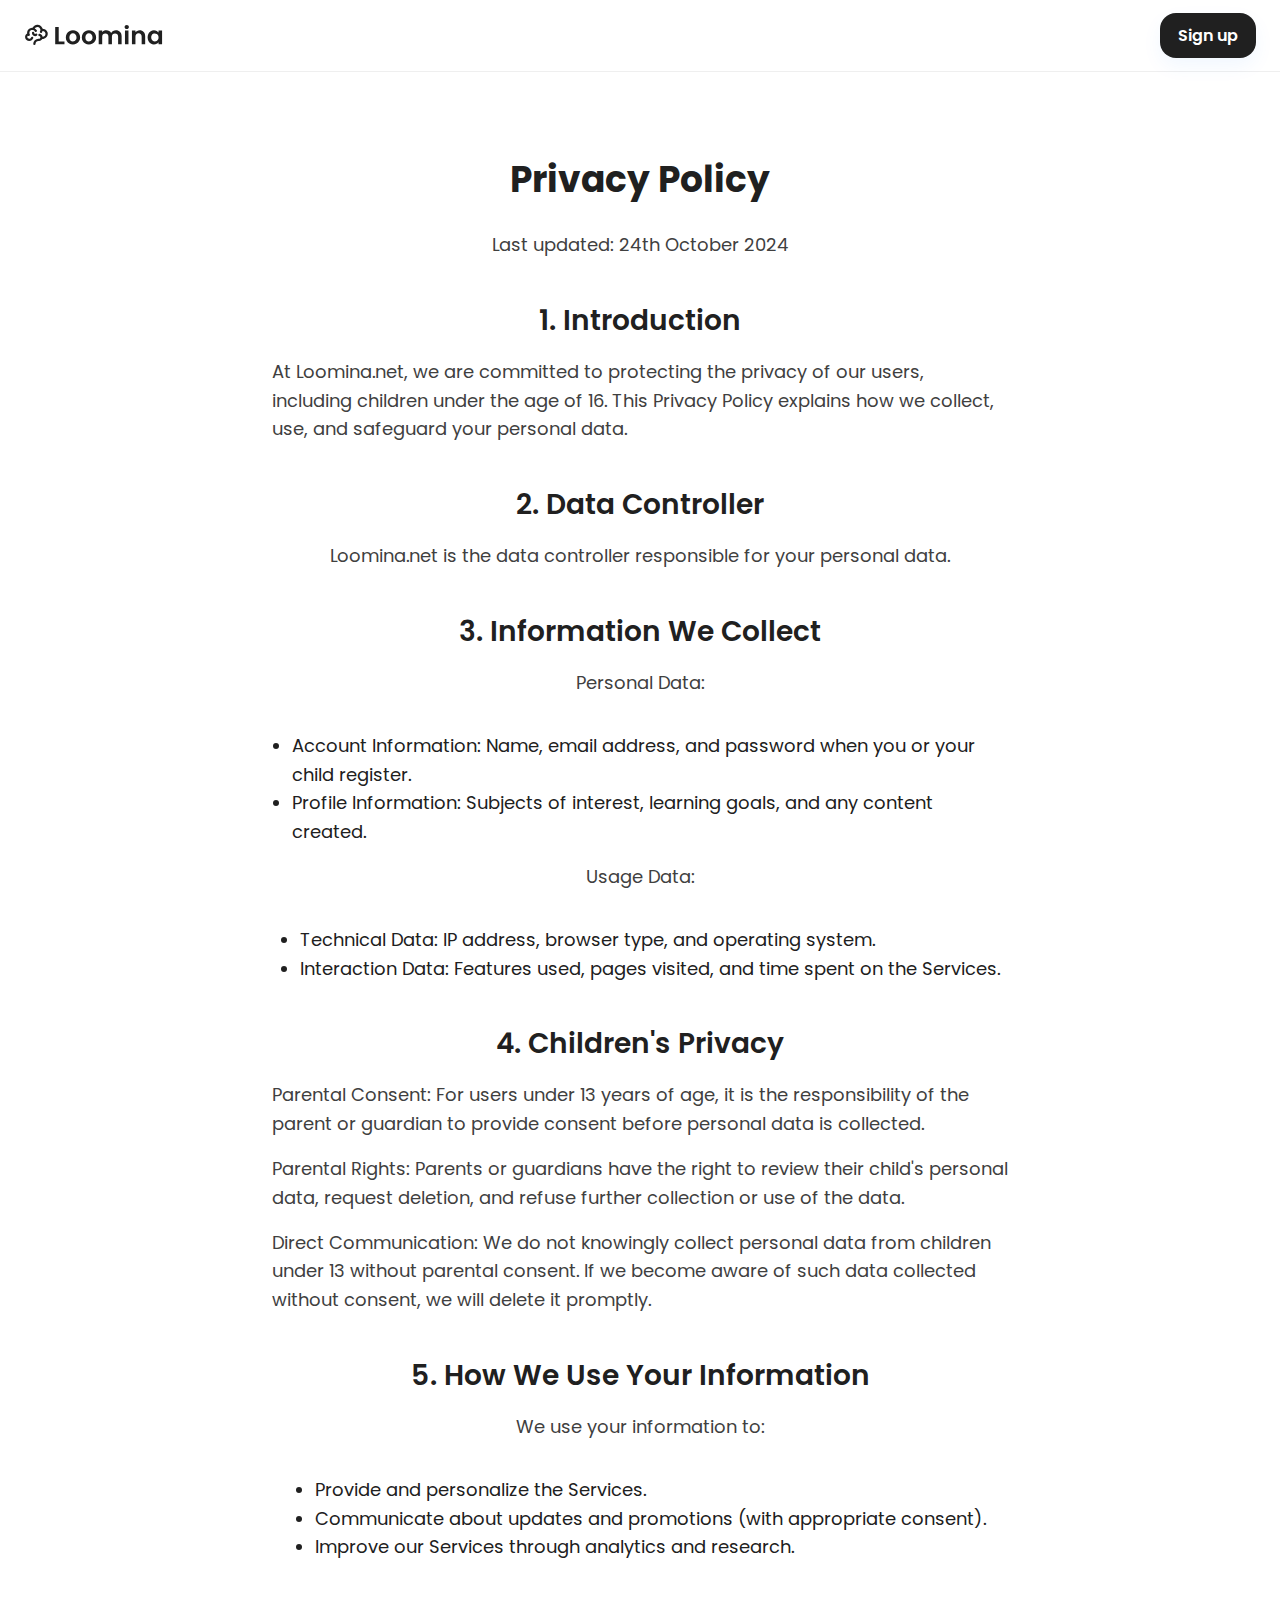
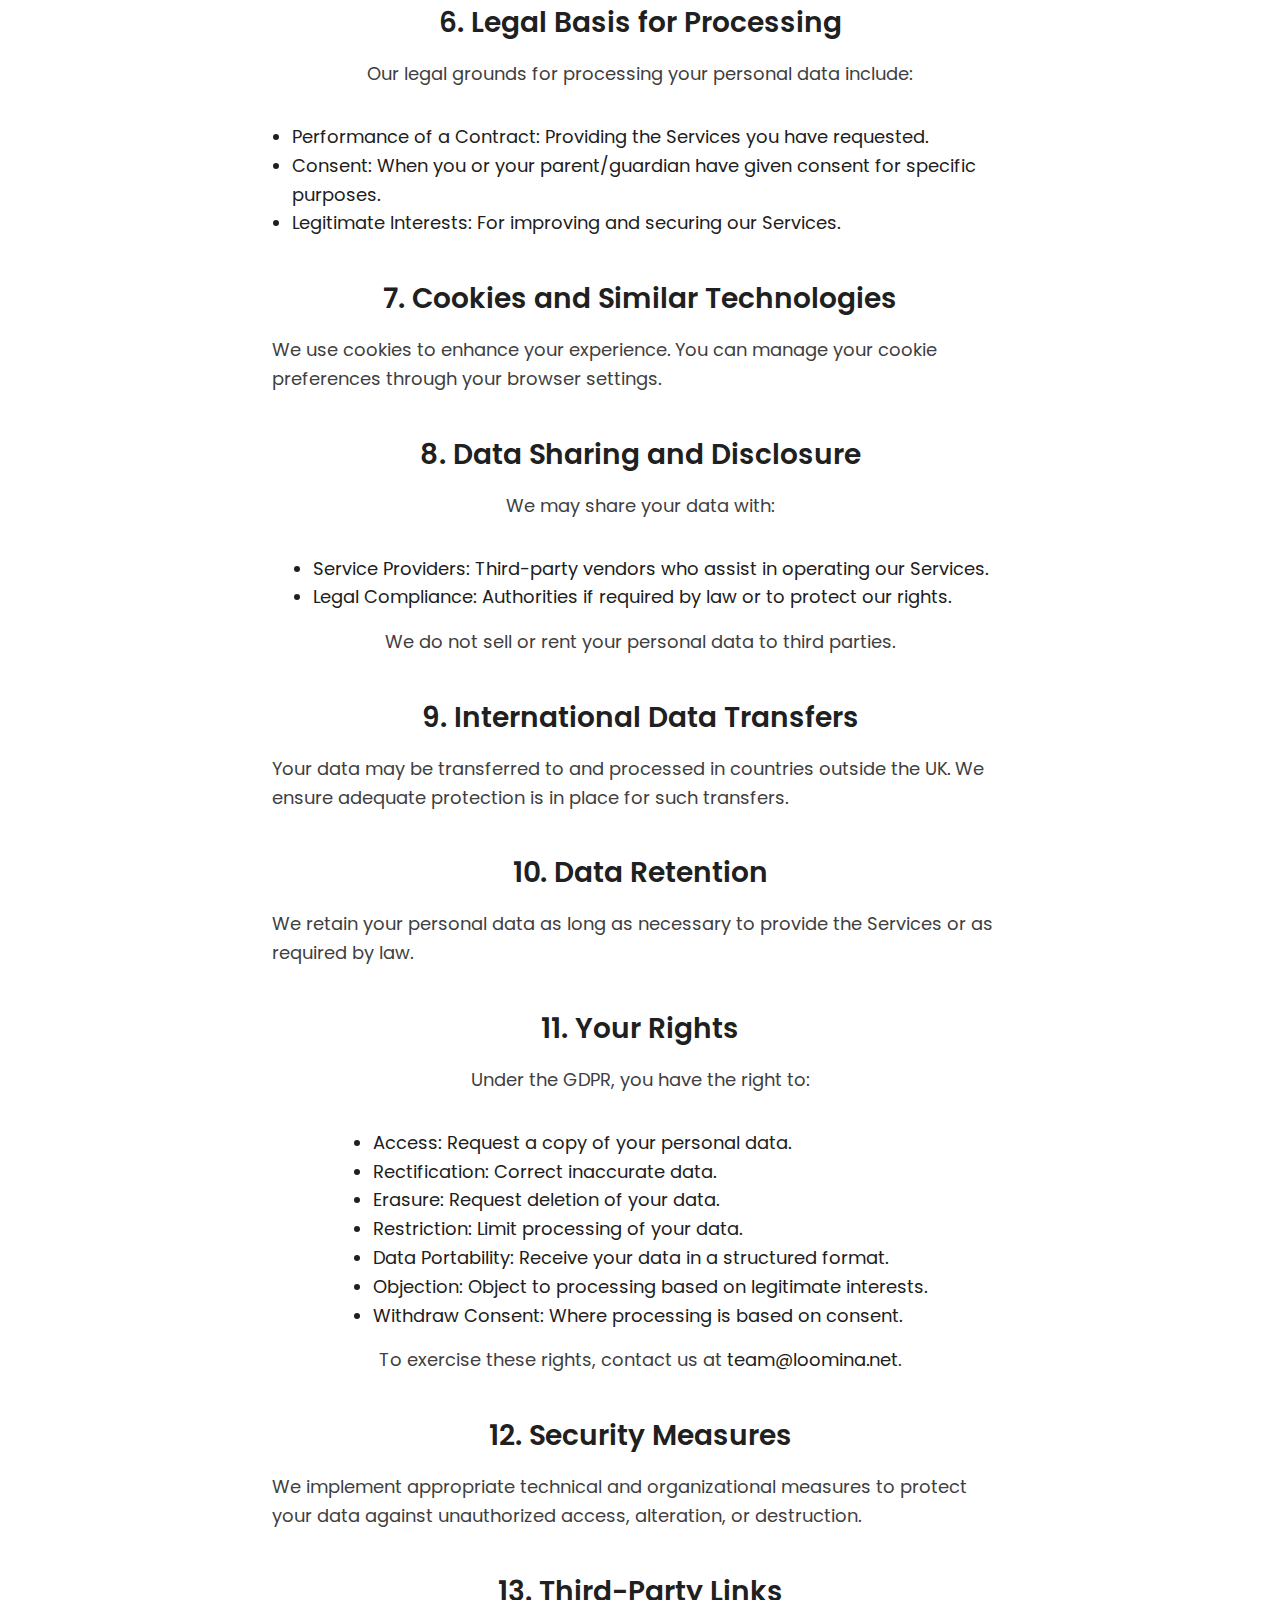
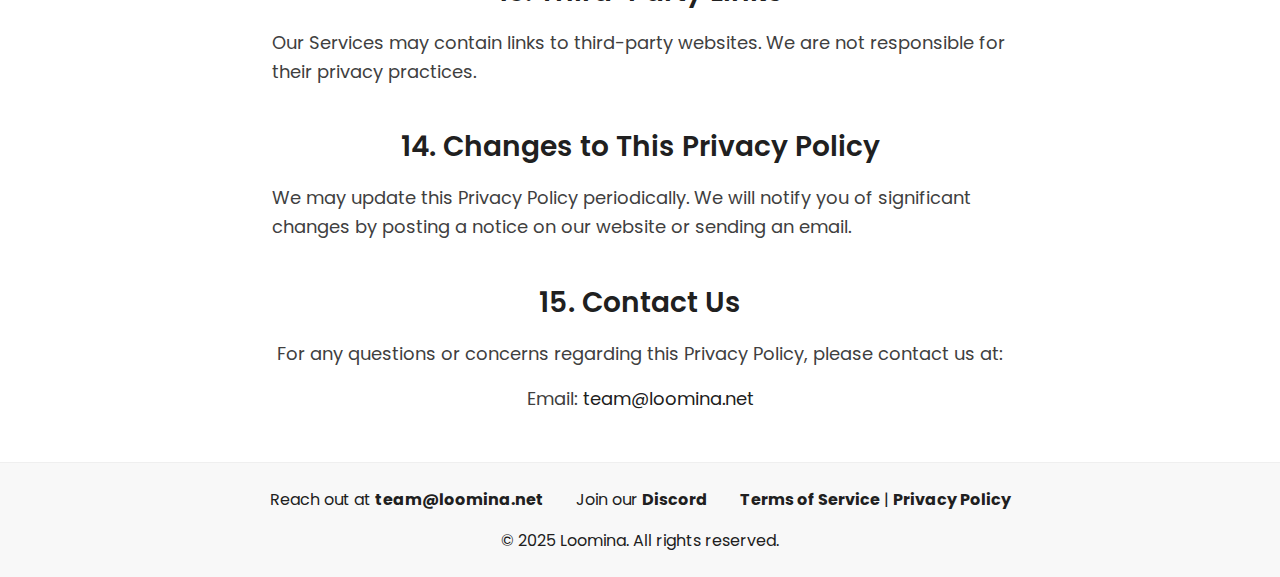
<file: privacy-policy.html>
<!DOCTYPE html>
<html lang="en">
  <head>
    <meta charset="UTF-8" />
    <meta name="viewport" content="width=device-width, initial-scale=1.0" />
    <title>Privacy Policy - Loomina</title>
    <meta
      name="description"
      content="Learn about Loomina's privacy practices, including how we collect, use, and protect your personal information." />
    <link rel="stylesheet" href="styles.css" />
    <link rel="icon" type="image/svg+xml" href="assets/loomina-icon-new.svg" />
    <link
      rel="stylesheet"
      href="https://cdnjs.cloudflare.com/ajax/libs/font-awesome/6.4.0/css/all.min.css" />
    <link
      rel="stylesheet"
      href="https://cdnjs.cloudflare.com/ajax/libs/font-awesome/6.0.0-beta3/css/all.min.css"
      integrity="sha384-k6RqeWeci5ZR/Lv4MR0sA0FfDOM3y5xg1p4Q2F5rX5pV5e5e5e5e5e5e5e5e5e5e"
      crossorigin="anonymous" />
  </head>
  <body>
    <nav>
      <a href="/" aria-label="Loomina Home">
        <img
          src="assets/loomina-logo-new.svg"
          alt="Loomina Logo"
          class="logo" />
      </a>
      <a
        href="https://app.loomina.net"
        target="_blank"
        rel="noopener noreferrer"
        class="btn-nav"
        aria-label="Sign up for Loomina"
        >Sign up</a
      >
    </nav>
    <main class="tos-privacy-container">
      <h1>Privacy Policy</h1>
      <p>Last updated: 24th October 2024</p>
      <h2>1. Introduction</h2>
      <p>
        At Loomina.net, we are committed to protecting the privacy of our users,
        including children under the age of 16. This Privacy Policy explains how
        we collect, use, and safeguard your personal data.
      </p>
      <h2>2. Data Controller</h2>
      <p>
        Loomina.net is the data controller responsible for your personal data.
      </p>
      <h2>3. Information We Collect</h2>
      <p>Personal Data:</p>
      <ul>
        <li>
          Account Information: Name, email address, and password when you or
          your child register.
        </li>
        <li>
          Profile Information: Subjects of interest, learning goals, and any
          content created.
        </li>
      </ul>
      <p>Usage Data:</p>
      <ul>
        <li>Technical Data: IP address, browser type, and operating system.</li>
        <li>
          Interaction Data: Features used, pages visited, and time spent on the
          Services.
        </li>
      </ul>
      <h2>4. Children's Privacy</h2>
      <p>
        Parental Consent: For users under 13 years of age, it is the
        responsibility of the parent or guardian to provide consent before
        personal data is collected.
      </p>
      <p>
        Parental Rights: Parents or guardians have the right to review their
        child's personal data, request deletion, and refuse further collection
        or use of the data.
      </p>
      <p>
        Direct Communication: We do not knowingly collect personal data from
        children under 13 without parental consent. If we become aware of such
        data collected without consent, we will delete it promptly.
      </p>
      <h2>5. How We Use Your Information</h2>
      <p>We use your information to:</p>
      <ul>
        <li>Provide and personalize the Services.</li>
        <li>
          Communicate about updates and promotions (with appropriate consent).
        </li>
        <li>Improve our Services through analytics and research.</li>
      </ul>
      <h2>6. Legal Basis for Processing</h2>
      <p>Our legal grounds for processing your personal data include:</p>
      <ul>
        <li>
          Performance of a Contract: Providing the Services you have requested.
        </li>
        <li>
          Consent: When you or your parent/guardian have given consent for
          specific purposes.
        </li>
        <li>Legitimate Interests: For improving and securing our Services.</li>
      </ul>
      <h2>7. Cookies and Similar Technologies</h2>
      <p>
        We use cookies to enhance your experience. You can manage your cookie
        preferences through your browser settings.
      </p>
      <h2>8. Data Sharing and Disclosure</h2>
      <p>We may share your data with:</p>
      <ul>
        <li>
          Service Providers: Third-party vendors who assist in operating our
          Services.
        </li>
        <li>
          Legal Compliance: Authorities if required by law or to protect our
          rights.
        </li>
      </ul>
      <p>We do not sell or rent your personal data to third parties.</p>
      <h2>9. International Data Transfers</h2>
      <p>
        Your data may be transferred to and processed in countries outside the
        UK. We ensure adequate protection is in place for such transfers.
      </p>
      <h2>10. Data Retention</h2>
      <p>
        We retain your personal data as long as necessary to provide the
        Services or as required by law.
      </p>
      <h2>11. Your Rights</h2>
      <p>Under the GDPR, you have the right to:</p>
      <ul>
        <li>Access: Request a copy of your personal data.</li>
        <li>Rectification: Correct inaccurate data.</li>
        <li>Erasure: Request deletion of your data.</li>
        <li>Restriction: Limit processing of your data.</li>
        <li>Data Portability: Receive your data in a structured format.</li>
        <li>Objection: Object to processing based on legitimate interests.</li>
        <li>Withdraw Consent: Where processing is based on consent.</li>
      </ul>
      <p>
        To exercise these rights, contact us at
        <a href="mailto:team@loomina.net">team@loomina.net</a>.
      </p>
      <h2>12. Security Measures</h2>
      <p>
        We implement appropriate technical and organizational measures to
        protect your data against unauthorized access, alteration, or
        destruction.
      </p>
      <h2>13. Third-Party Links</h2>
      <p>
        Our Services may contain links to third-party websites. We are not
        responsible for their privacy practices.
      </p>
      <h2>14. Changes to This Privacy Policy</h2>
      <p>
        We may update this Privacy Policy periodically. We will notify you of
        significant changes by posting a notice on our website or sending an
        email.
      </p>
      <h2>15. Contact Us</h2>
      <p>
        For any questions or concerns regarding this Privacy Policy, please
        contact us at:
      </p>
      <p>Email: <a href="mailto:team@loomina.net">team@loomina.net</a></p>
    </main>
    <footer class="tos-privacy-footer">
      <div class="footer-content">
        <p>
          Reach out at
          <a href="mailto:team@loomina.net">team@loomina.net</a>
        </p>
        <p>
          Join our
          <a
            href="https://discord.gg/KTVzhDsgHV"
            target="_blank"
            rel="noopener noreferrer"
            >Discord</a
          >
        </p>
        <p>
          <a href="terms-of-service.html">Terms of Service</a> |
          <a href="privacy-policy.html">Privacy Policy</a>
        </p>
      </div>
      <div class="footercopyright">
        <p>&copy; 2025 Loomina. All rights reserved.</p>
      </div>
    </footer>
    <script src="scripts.js"></script>
  </body>
</html>
</file>
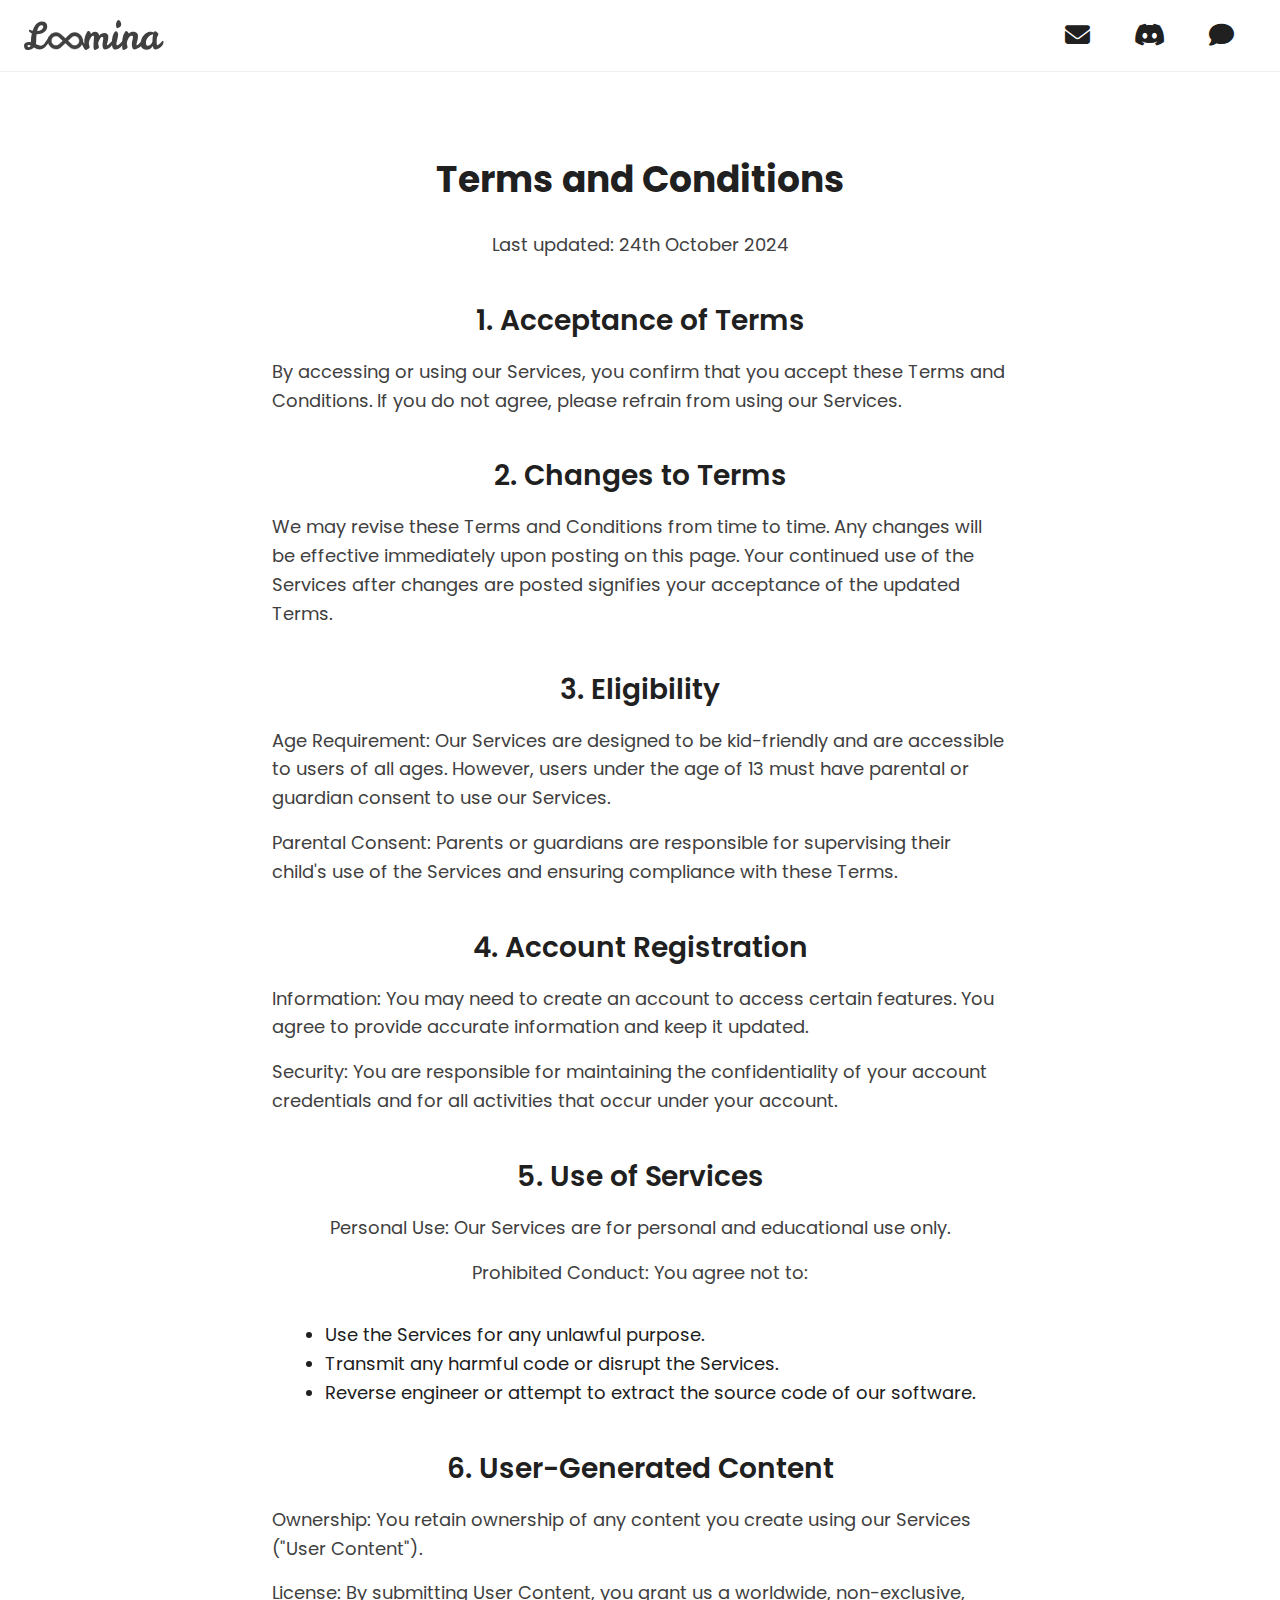
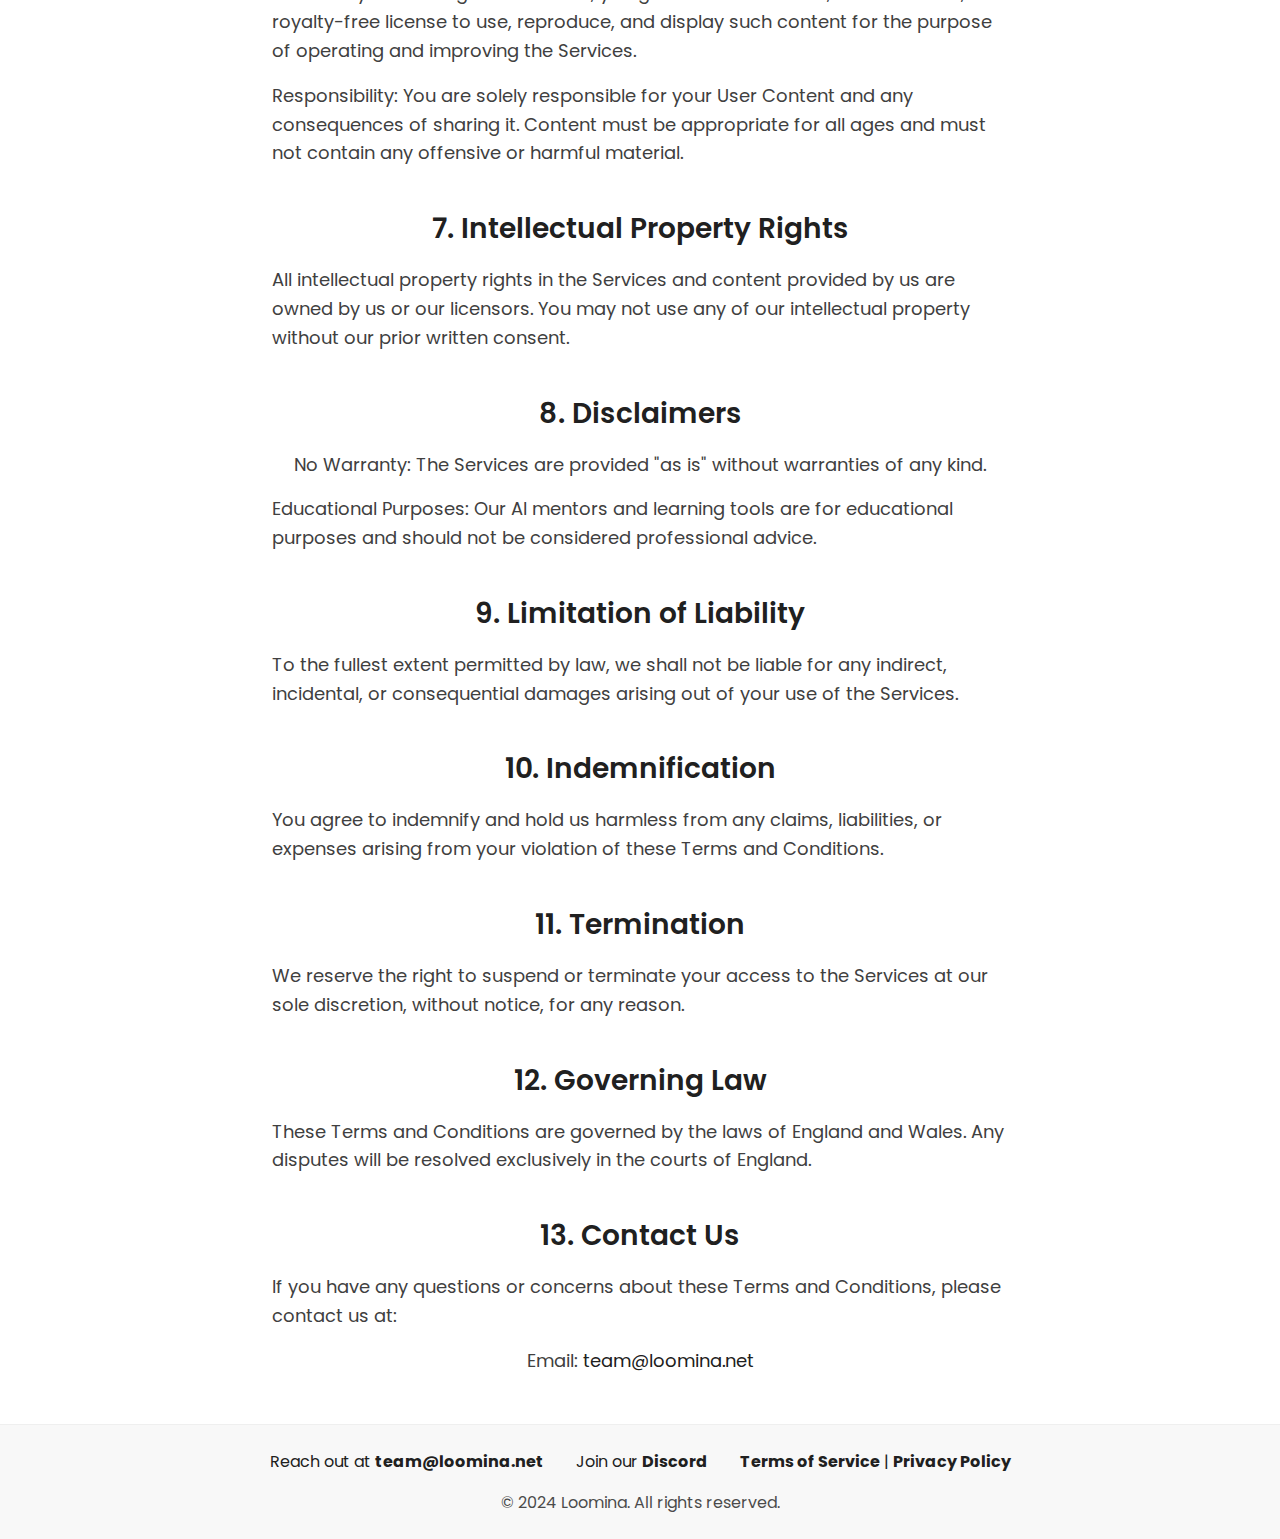
<file: terms-of-service.html>
<!DOCTYPE html>
<html lang="en">
<head>
    <meta charset="UTF-8">
    <meta name="viewport" content="width=device-width, initial-scale=1.0">
    <title>Terms of Service - Loomina</title>
    <meta name="description" content="Read the Terms of Service for Loomina, outlining the rules and regulations for using our educational platform.">
    <link rel="stylesheet" href="styles.css">
    <link rel="icon" href="assets/favicon.ico" type="image/x-icon">
    <link rel="stylesheet" href="https://cdnjs.cloudflare.com/ajax/libs/font-awesome/6.4.0/css/all.min.css">
    <link rel="stylesheet" href="https://cdnjs.cloudflare.com/ajax/libs/font-awesome/6.0.0-beta3/css/all.min.css" integrity="sha384-k6RqeWeci5ZR/Lv4MR0sA0FfDOM3y5xg1p4Q2F5rX5pV5e5e5e5e5e5e5e5e5e5e" crossorigin="anonymous">
</head>
<body>
    <nav>
        <a href="/" aria-label="Loomina Home">
          <img src="assets/logo.svg" alt="Loomina Logo" class="logo" />
        </a>
        <ul>
          <li>
            <a href="mailto:team@loomina.net" aria-label="Email Loomina">
              <i class="fas fa-envelope fa-lg"></i>
            </a>
          </li>
          <li>
            <a href="https://discord.gg/KTVzhDsgHV" target="_blank" rel="noopener noreferrer" aria-label="Join Loomina Discord">
              <i class="fab fa-discord fa-lg"></i>
            </a>
          </li>
          <li>
            <a href="https://forms.gle/52N8DRP2QPLSNs6r7" target="_blank" rel="noopener noreferrer" aria-label="Provide Feedback" class="feedback-button">
              <i class="fas fa-comment fa-lg"></i>
            </a>
          </li>
        </ul>
      </nav>
    <main class="tos-privacy-container">
        <h1>Terms and Conditions</h1>
        <p>Last updated: 24th October 2024</p>
        <h2>1. Acceptance of Terms</h2>
        <p>By accessing or using our Services, you confirm that you accept these Terms and Conditions. If you do not agree, please refrain from using our Services.</p>
        <h2>2. Changes to Terms</h2>
        <p>We may revise these Terms and Conditions from time to time. Any changes will be effective immediately upon posting on this page. Your continued use of the Services after changes are posted signifies your acceptance of the updated Terms.</p>
        <h2>3. Eligibility</h2>
        <p>Age Requirement: Our Services are designed to be kid-friendly and are accessible to users of all ages. However, users under the age of 13 must have parental or guardian consent to use our Services.</p>
        <p>Parental Consent: Parents or guardians are responsible for supervising their child's use of the Services and ensuring compliance with these Terms.</p>
        <h2>4. Account Registration</h2>
        <p>Information: You may need to create an account to access certain features. You agree to provide accurate information and keep it updated.</p>
        <p>Security: You are responsible for maintaining the confidentiality of your account credentials and for all activities that occur under your account.</p>
        <h2>5. Use of Services</h2>
        <p>Personal Use: Our Services are for personal and educational use only.</p>
        <p>Prohibited Conduct: You agree not to:</p>
        <ul>
            <li>Use the Services for any unlawful purpose.</li>
            <li>Transmit any harmful code or disrupt the Services.</li>
            <li>Reverse engineer or attempt to extract the source code of our software.</li>
        </ul>
        <h2>6. User-Generated Content</h2>
        <p>Ownership: You retain ownership of any content you create using our Services ("User Content").</p>
        <p>License: By submitting User Content, you grant us a worldwide, non-exclusive, royalty-free license to use, reproduce, and display such content for the purpose of operating and improving the Services.</p>
        <p>Responsibility: You are solely responsible for your User Content and any consequences of sharing it. Content must be appropriate for all ages and must not contain any offensive or harmful material.</p>
        <h2>7. Intellectual Property Rights</h2>
        <p>All intellectual property rights in the Services and content provided by us are owned by us or our licensors. You may not use any of our intellectual property without our prior written consent.</p>
        <h2>8. Disclaimers</h2>
        <p>No Warranty: The Services are provided "as is" without warranties of any kind.</p>
        <p>Educational Purposes: Our AI mentors and learning tools are for educational purposes and should not be considered professional advice.</p>
        <h2>9. Limitation of Liability</h2>
        <p>To the fullest extent permitted by law, we shall not be liable for any indirect, incidental, or consequential damages arising out of your use of the Services.</p>
        <h2>10. Indemnification</h2>
        <p>You agree to indemnify and hold us harmless from any claims, liabilities, or expenses arising from your violation of these Terms and Conditions.</p>
        <h2>11. Termination</h2>
        <p>We reserve the right to suspend or terminate your access to the Services at our sole discretion, without notice, for any reason.</p>
        <h2>12. Governing Law</h2>
        <p>These Terms and Conditions are governed by the laws of England and Wales. Any disputes will be resolved exclusively in the courts of England.</p>
        <h2>13. Contact Us</h2>
        <p>If you have any questions or concerns about these Terms and Conditions, please contact us at:</p>
        <p>Email: <a href="mailto:team@loomina.net">team@loomina.net</a></p>
    </main>
    <footer class="tos-privacy-footer">
      <div class="footer-content">
        <p>
          Reach out at
          <a href="mailto:team@loomina.net">team@loomina.net</a>
        </p>
        <p>
          Join our
          <a href="https://discord.gg/KTVzhDsgHV" target="_blank" rel="noopener noreferrer">Discord</a>
        </p>
        <p>
          <a href="terms-of-service.html">Terms of Service</a> | 
          <a href="privacy-policy.html">Privacy Policy</a>
        </p>
      </div>
      <div class="footer-copyright">
        <p>&copy; 2024 Loomina. All rights reserved.</p>
      </div>
    </footer>
</body>
</html>
</file>
<file: styles.css>
@import url("https://fonts.googleapis.com/css2?family=Poppins:wght@300;400;500;600;700&display=swap");

.no-js {
  visibility: hidden;
  opacity: 0;
}

html {
  visibility: visible;
  opacity: 1;
}

body {
  font-family: "Poppins", sans-serif;
  margin: 0;
  padding: 0;
  box-sizing: border-box;
  background-color: #ffffff;
  color: #202020;
  display: flex;
  flex-direction: column;
  min-height: 100vh;
}

*,
*::before,
*::after {
  box-sizing: inherit;
}

img {
  display: block;
  max-width: 100%;
  height: auto;
}

nav {
  display: flex;
  justify-content: space-between;
  align-items: center;
  padding: 16px 24px;
  height: 72px;
  font-size: 18px;
  position: static;
  width: 100%;
  background: #ffffff;
  z-index: 10;
  border-bottom: 1px solid #efefef;
  gap: 12px;
  flex-wrap: nowrap;
}

nav.scrolled {
  box-shadow: none;
}

h1,
h2,
h3,
p,
a,
li {
  color: #202020;
  padding: 0;
  margin: 0;
}
h2 {
  font-weight: 600;
}

.text-flex {
  display: flex;
  justify-content: center;
  flex-direction: row;
  align-items: center;
  gap: 8px;
}

.text-flex-inline {
  display: flex;
  flex-direction: row;
  align-items: center;
  justify-content: center;
}
.center-container {
  display: flex;
  flex-direction: column;
  justify-content: center;
  align-items: center;
  text-align: center;
}
nav .logo {
  width: 140px;
  margin-left: 0;
  flex: 0 0 auto;
  transition: transform 0.2s ease;
}

nav .logo:hover {
  transform: scale(1.05);
}

/* Minimal hero */
.hero {
  display: flex;
  flex-direction: column;
  align-items: center;
  justify-content: center;
  text-align: center;
  min-height: calc(100vh - 180px);
  padding: 32px 16px;
  gap: 20px;
  animation: fadeInUp 0.4s ease-out both;
}

.hero h1 {
  font-size: clamp(36px, 6vw, 64px);
  line-height: 1.1;
  letter-spacing: -0.02em;
  max-width: 900px;
  animation: fadeInUp 0.3s ease-out 0.1s both;
}

.highlight-10x {
  position: relative;
  background: linear-gradient(135deg, #ff6b6b, #4ecdc4, #45b7d1, #96ceb4);
  background-size: 300% 300%;
  -webkit-background-clip: text;
  background-clip: text;
  -webkit-text-fill-color: transparent;
  animation: gradientShift 3s ease-in-out infinite;
}

.highlight-10x::after {
  content: "";
  position: absolute;
  left: -2%;
  bottom: 10px;
  width: 104%;
  height: 4px;
  background: linear-gradient(135deg, #ff6b6b, #4ecdc4, #45b7d1, #96ceb4);
  background-size: 300% 300%;
  animation: gradientShift 3s ease-in-out infinite;
  border-radius: 2px;
  opacity: 0.9;
}

@keyframes gradientShift {
  0%,
  100% {
    background-position: 0% 50%;
  }
  50% {
    background-position: 100% 50%;
  }
}

.hero .subheader {
  max-width: 760px;
  font-size: clamp(16px, 2.4vw, 22px);
  color: #4a4a4a;
  line-height: 1.55;
  animation: fadeInUp 0.3s ease-out 0.2s both;
}

/* Buttons */
.signup-btn {
  display: inline-flex;
  align-items: center;
  justify-content: center;
  padding: 14px 28px;
  font-size: 18px;
  font-weight: 600;
  color: #ffffff;
  background: #202020;
  border-radius: 16px;
  box-shadow: 0 10px 24px rgba(0, 122, 255, 0.08),
    0 4px 12px rgba(0, 122, 255, 0.06);
  transition: all 0.2s cubic-bezier(0.4, 0, 0.2, 1);
  text-decoration: none;
  animation: fadeInUp 0.3s ease-out 0.3s both, pulse 2s infinite 1s;
}

.signup-btn:hover {
  transform: translateY(-2px) scale(1.02);
  box-shadow: 0 20px 40px rgba(0, 122, 255, 0.12),
    0 8px 20px rgba(0, 122, 255, 0.1);
  animation-play-state: paused;
}

.btn-nav {
  display: inline-flex;
  align-items: center;
  justify-content: center;
  padding: 10px 18px;
  font-size: 16px;
  font-weight: 600;
  color: #ffffff;
  background: #202020;
  border-radius: 16px;
  text-decoration: none;
  box-shadow: 0 8px 20px rgba(0, 122, 255, 0.06);
  white-space: nowrap;
  flex: 0 0 auto;
  transition: all 0.2s cubic-bezier(0.4, 0, 0.2, 1);
}

.btn-nav:hover {
  transform: translateY(-1px) scale(1.05);
  box-shadow: 0 12px 24px rgba(0, 122, 255, 0.08);
}

.weave-text {
  padding-bottom: 4rem;
  font-size: 20px;
  width: 60%;
  font-weight: 400;
  line-height: 1.5;
  margin: 0 auto;
}
nav ul {
  list-style: none;
  display: flex;
  gap: 16px;
  margin-right: 12px;
}

nav ul li a {
  font-size: 20px;
}

nav ul li i {
  padding: 10px;
  border-radius: 16px;
  transition: all 0.2s ease;
}

nav ul li {
  display: flex;
  align-items: center;
  justify-content: center;
  transition: all 0.2s ease;
}

nav ul li:hover i {
  background-color: #d1cece;
  box-shadow: 0px 4px 16px rgba(0, 0, 0, 0.1);
}

nav ul li:hover {
  transform: scale(1.05);
}

header {
  display: flex;
  justify-content: center;
  align-items: center;
  flex-direction: column;
  text-align: center;
  padding: 32px;
  font-size: 32px;
  margin-top: 100px;
  margin-bottom: 32px;
}

.header-video {
  display: none;
}

.video-overlay {
  display: none;
}

video {
  transition: all 0.2s ease;
}

.header-video:hover {
  transform: scale(1.02);
  filter: brightness(1.2);
}

.feedback-button {
  display: flex;
  flex-direction: row;
  align-items: center;
  justify-content: center;
  gap: 4px;
  text-decoration: none;
}

.feedback-button:hover p {
  color: #202020;
}

.fa-lg {
  line-height: 1 !important;
}
.video-overlay i {
  color: #202020;
  background-color: rgba(255, 255, 255, 0.8);
  border-radius: 50%;
  width: 80px;
  height: 80px;
  display: flex;
  justify-content: center;
  align-items: center;
  transition: all 0.2s ease;
  position: relative;
}

.video-overlay i::before {
  position: absolute;
  font-size: 90px;
}

video {
  transition: transform 0.2s ease;
  border-radius: 16px;
}

.video-overlay span {
  color: white;
  font-size: 16px;
}

header h1 {
  margin-bottom: 24px;
}

.subheader {
  text-align: center;
  width: 60%;
  font-size: 24px;
  font-weight: 400;
  margin-bottom: 32px;
  color: #404040;
}

.header-buttons {
  margin-top: 24px;
}

.header-text {
  max-width: 80vw;
}

.gradient-text {
  background: none;
  -webkit-background-clip: initial;
  background-clip: initial;
  color: #202020;
  font-weight: 700;
}

.wizard-hat {
  position: absolute;
  top: -19px;
  right: -30px;
}

.subheader-img {
  max-width: 70vw;
}

.cards-section {
  display: none;
}

.card-container {
  width: 100%;
}

.card-content {
  display: flex;
  justify-content: space-between;
  align-items: center;
  gap: 32px;
}

.card-content p {
  max-width: 80%;
  font-size: 20px;
}

.card-header {
  flex: 1;
  text-align: left;
}

.card-header h2 {
  margin-bottom: 16px;
}

.card-header h3 {
  margin-bottom: 8px;
}

.cards-img {
  max-width: 300px;
}

.header-img {
  max-width: 50vw;
}

footer {
  text-align: center;
  padding: 16px 24px;
  background: #ffffff;
  color: #202020;
  border-top: 1px solid #efefef;
  margin-top: auto;
  animation: fadeIn 0.3s ease-out 0.4s both;
}

footer p,
footer a {
  color: #202020;
  font-size: 16px;
}

.footer-content {
  display: flex;
  justify-content: center;
  gap: 32px;
  margin-bottom: 8px;
}

.footer-content a {
  text-decoration: none;
  font-weight: bold;
  transition: opacity 0.2s ease;
}

.footer-content a:hover {
  opacity: 0.8;
}

.footer-copyright {
  font-size: 14px;
  opacity: 0.8;
}

.main-section-learn {
  display: none;
}

.main-section-learn .content-block {
  display: flex;
  flex-direction: column;
  align-items: flex-start;
  text-align: left;
  max-width: 50%;
}

.main-section-learn h2 {
  font-size: 24px;
  margin-bottom: 16px;
  color: #202020;
}

.main-section-learn p {
  font-size: 18px;
  margin-bottom: 32px;
  color: #202020;
}

.main-section-learn .signup-btn,
.main-section-learn .discord-btn,
.join-now-btn,
.watch-video-btn {
  display: inline-block;
  padding: 13px 32px;
  font-size: 18px;
  border: none;
  border-radius: 50px;
  cursor: pointer;
  transition: all 0.2s ease;
  font-weight: 600;
  text-decoration: none;
  text-align: center;
}

.join-now-nav {
  display: flex;
  justify-content: center;
  align-items: center;
  padding: 13px 32px;
  font-size: 18px;
  border: none;
  border-radius: 50px;
  cursor: pointer;
  transition: all 0.2s ease;
  font-weight: 600;
  text-decoration: none;
  text-align: center;
  background: #202020;
  color: #ffffff;
}

.discord-btn.learn {
  background: #fff;
  color: #202020;
}
.main-section-learn .signup-btn,
.main-section-learn .discord-btn {
  background: white;
  color: #202020;
  margin-bottom: 16px;
}

.join-now-btn {
  background: #202020;
  color: white;
}

.watch-video-btn {
  display: none;
}

.main-section-learn .signup-btn:hover,
.main-section-learn .discord-btn:hover,
.join-now-btn:hover,
.watch-video-btn:hover {
  transform: translateY(-3px);
  box-shadow: 0 12px 24px rgba(0, 122, 255, 0.1);
}

.main-section-learn .learn-anything-img {
  max-width: 45%;
  border-radius: 10px;
  box-shadow: 0 4px 6px rgba(0, 0, 0, 0.1);
}

.learn-anything-img {
  border-radius: 32px;
}

.gradient-text {
  background: none;
  -webkit-background-clip: initial;
  background-clip: initial;
  color: #202020;
  font-weight: 700;
}

.main-section {
  margin-top: 3rem;
  margin-bottom: 3rem;
}

.main-section .content-block h2 {
  margin-bottom: 1.5rem;
}

.fas,
.fab {
  margin-left: 0.5rem;
}

.video-popup {
  display: none;
}

.video-popup-content {
  position: relative;
  display: flex;
  justify-content: center;
  align-items: center;
  margin: 15% auto;
  padding: 20px;
  width: 100%;
  max-width: 100%;
  max-height: 100%;
}

.video-popup-video {
  width: 100%;
  height: 100%;
  max-width: 70%;
  max-height: 70%;
  border-radius: 8px;
}

.join-now-btn a,
.discord-btn a {
  text-decoration: none;
  color: inherit;
  display: inline-block;
  width: 100%;
  height: 100%;
}

.cta-section {
  color: #202020;
  text-align: center;
  padding: 4rem 2rem;
  margin-top: 3rem;
  border-radius: 16px;
}

.fa-lg {
  line-height: 1;
}

.cta-section h2 {
  font-size: 32px;
  margin-bottom: 1rem;
  color: #202020;
}

.cta-section p {
  font-size: 18px;
  margin-bottom: 32px;
}

.mobile-text {
  display: none;
}
.cta-section .join-now-btn {
  font-size: 18px;
  padding: 1rem 2.5rem;
}

.nav-text {
  display: none;
  text-decoration: none;
}
a {
  text-decoration: none;
}

@media (max-width: 1024px) {
  header {
    font-size: 24px;
  }

  .wizard-hat {
    top: -14px;
    right: -21px;
    width: 50px;
  }

  .card-container:nth-child(2) .card-content {
    flex-direction: column;
  }

  .card-container:nth-child(2) .card-header {
    order: 1;
  }

  .card-container:nth-child(2) .cards-img {
    order: 2;
  }
  .card-container p {
    max-width: 100%;
  }
  .subheader {
    width: 100%;
  }
  .header-buttons {
    margin-right: 0;
    display: flex;
    flex-direction: column;
    gap: 1rem;
  }
  .main-section-learn {
    flex-direction: column;
    margin-bottom: 2rem;
    border-radius: 0;
    width: 100%;
  }
  .main-section-learn .content-block {
    max-width: 100%;
    align-items: center;
    justify-content: center;
  }
  .content-block h2 {
    text-align: center;
    font-size: 24px;
  }
  .main-section-learn .learn-anything-img {
    max-width: 70%;
  }
  .cards-section {
    padding: 1rem;
  }

  .card-container {
    width: 100%;
  }
  .card-content {
    flex-direction: column;
  }
  .content-block h2 {
    text-align: left;
  }

  .card-header {
    text-align: center;
  }
  .cards-img {
    height: auto;
  }
  .footer-content {
    flex-direction: column;
  }
  .text-flex {
    flex-direction: column;
  }
  .text-flex-inline {
    display: flex;
    flex-direction: row;
    align-items: center;
    justify-content: center;
  }
  .header-img {
    max-width: 80vw;
  }
}

@media (max-width: 768px) {
  nav {
    height: 64px;
    padding: 12px 16px;
    width: 100%;
  }
  nav .logo {
    width: 128px;
  }
  .btn-nav {
    padding: 8px 14px;
    font-size: 14px;
    border-radius: 14px;
  }
  .highlight-10x::after {
    bottom: 6px;
    height: 3px;
  }
  .hero {
    padding: 40px 14px;
  }

  nav.scrolled {
    box-shadow: none;
    width: 100%;
  }

  .logo {
    margin-left: 1rem;
  }

  .burger-menu {
    margin-right: 1rem;
  }

  .nav-text {
    display: flex;
  }

  .subheader {
    font-size: 18px;
  }
  .subheader-img {
    max-width: 80vw;
  }
  .weave-text {
    font-size: 18px;
    width: 80%;
  }
  .header-buttons {
    flex-direction: column;
  }
  .main-section-learn {
    flex-direction: column;
    margin: 4rem 0rem;
  }
  .discord-btn.learn {
    margin-bottom: 3rem;
  }
  .main-section-learn .content-block {
    align-items: center;
    text-align: center;
    max-width: 100%;
  }

  .main-section-learn .learn-anything-img {
    max-width: 80%;
    margin-bottom: 3rem;
  }
  .cards-section {
    padding: 1rem;
    gap: 6rem;
  }
  .learn-anything-text-header {
    text-align: center;
    align-self: center;
    margin-top: 2rem;
  }

  .card-container {
    width: 100%;
  }
  .card-content {
    flex-direction: column;
  }

  .card-header {
    text-align: center;
    order: 1;
  }

  .card-content {
    gap: 4rem;
  }
  .cards-img {
    height: auto;
    order: 2;
  }

  .footer-content {
    flex-direction: column;
  }
  .text-flex {
    flex-direction: column;
  }
  .text-flex-inline {
    display: flex;
    flex-direction: row;
    align-items: center;
    justify-content: center;
  }
  .video-popup-content {
    width: 90%;
  }
  .header-img {
    max-width: 80vw;
  }
  .header-content,
  .header-video {
    width: 90%;
    padding-right: 0;
  }
  .video-popup-video {
    max-width: 100%;
  }
}

@media (max-width: 480px) {
  .highlight-10x::after {
    bottom: 4px;
    height: 2px;
  }
  nav ul {
    margin-top: 1rem;
  }

  .header-text {
    font-size: 32px;
  }

  .wizard-hat {
    top: -11px;
    right: -14.5px;
    width: 35px;
  }

  .header-buttons {
    flex-direction: column;
  }
  .main-section-learn {
    flex-direction: column;
  }
  .main-section-learn .content-block {
    align-items: center;
    text-align: center;
  }

  .desktop-text {
    display: none;
  }
  .mobile-text {
    display: inline;
  }

  .main-section-learn .learn-anything-img {
    max-width: 90%;
  }
  .cards-section {
    padding: 1rem;
  }

  .card-container {
    width: 100%;
  }
  .card-content {
    flex-direction: column;
  }

  .card-header {
    text-align: center;
    order: 1;
  }

  .cards-img {
    height: auto;
    order: 2;
  }

  .card-container:nth-child(2) .card-content {
    flex-direction: column;
  }

  .card-container:nth-child(2) .card-header {
    order: 1;
  }

  .card-container:nth-child(2) .cards-img {
    order: 2;
  }

  .footer-content {
    flex-direction: column;
  }
  .text-flex {
    flex-direction: column;
  }
  .text-flex-inline {
    display: flex;
    flex-direction: row;
    align-items: center;
    justify-content: center;
  }
  .video-popup-content {
    width: 90%;
  }
  .header-img {
    max-width: 80vw;
  }
  .feedback-button p {
    display: none;
  }
}

html {
  visibility: visible;
  opacity: 1;
}

html {
  display: block !important;
}

@keyframes fadeInUp {
  from {
    opacity: 0;
    transform: translateY(30px);
  }
  to {
    opacity: 1;
    transform: translateY(0);
  }
}

@keyframes fadeIn {
  from {
    opacity: 0;
  }
  to {
    opacity: 1;
  }
}

@keyframes slideDown {
  from {
    opacity: 0;
    transform: translateY(-20px);
  }
  to {
    opacity: 1;
    transform: translateY(0);
  }
}

@keyframes slideLeft {
  from {
    opacity: 0;
    transform: translateX(20px);
  }
  to {
    opacity: 1;
    transform: translateX(0);
  }
}

@keyframes slideRight {
  from {
    opacity: 0;
    transform: translateX(-20px);
  }
  to {
    opacity: 1;
    transform: translateX(0);
  }
}

@keyframes pulse {
  0%,
  100% {
    transform: scale(1);
  }
  50% {
    transform: scale(1.05);
  }
}

@keyframes float {
  0%,
  100% {
    transform: translateY(0px);
  }
  50% {
    transform: translateY(-10px);
  }
}

.no-js header h1,
.no-js .subheader {
  animation: none;
}

.tos-privacy-container {
  display: flex;
  flex-direction: column;
  justify-content: center;
  align-items: center;
  text-align: left;
  padding: 32px;
  max-width: 800px;
  margin: 0 auto;
}

.tos-privacy-container h1 {
  margin-top: 3rem;
  font-size: 36px;
  margin-bottom: 24px;
  color: #202020;
}

.tos-privacy-container h2 {
  font-size: 28px;
  margin-top: 24px;
  margin-bottom: 16px;
  color: #202020;
}

.tos-privacy-container p,
.tos-privacy-container ul {
  font-size: 18px;
  line-height: 1.6;
  color: #404040;
  margin-bottom: 16px;
}

.tos-privacy-container ul {
  padding-left: 20px;
}

.tos-privacy-container ul li {
  list-style-type: disc;
}

.tos-privacy-footer {
  background-color: #f8f8f8;
  padding: 16px;
  text-align: center;
}

.tos-privacy-footer p {
  margin: 8px 0;
}

.tos-privacy-footer a {
  color: #202020;
  text-decoration: none;
}

.burger-menu {
  display: none;
  flex-direction: column;
  gap: 6px;
  cursor: pointer;
  padding: 10px;
  z-index: 1000;
}

.burger-menu span {
  display: block;
  width: 25px;
  height: 3px;
  background: #202020;
  border-radius: 3px;
  transition: all 0.3s ease;
}

.burger-menu.active span:nth-child(1) {
  transform: rotate(45deg) translate(7px, 7px);
}

.burger-menu.active span:nth-child(2) {
  opacity: 0;
}

.burger-menu.active span:nth-child(3) {
  transform: rotate(-45deg) translate(7px, -7px);
}

@media (max-width: 768px) {
  .burger-menu {
    display: flex;
  }

  nav {
    top: 0;
    width: 100%;
  }

  nav ul.nav-menu {
    position: fixed;
    top: 0;
    right: -100%;
    height: 100vh;
    width: 70%;
    background: rgba(255, 255, 255, 1);
    flex-direction: column;
    padding: 100px 40px;
    margin: 0;
    transition: right 0.3s ease;
    box-shadow: -5px 0 15px rgba(0, 0, 0, 0.1);
  }

  nav ul.nav-menu.active {
    right: -16px;
    top: -16px;
  }

  nav ul.nav-menu li {
    margin: 20px 0;
  }

  nav ul.nav-menu li a {
    font-size: 18px;
    display: flex;
    align-items: center;
    gap: 15px;
  }

  nav ul.nav-menu li a span {
    display: inline-block;
  }

  nav ul.nav-menu li a i {
    width: 24px;
  }

  .join-now-nav {
    width: 100%;

    text-align: center;
  }
}

@media (max-width: 768px) {
  nav ul.nav-menu li a {
    font-size: 20px;
    color: #404040;
  }

  nav ul.nav-menu li:last-child a {
    color: white;
  }

  .nav-text {
    display: block;
    font-weight: 500;
  }
}

@media (max-width: 768px) {
  nav ul.nav-menu li a i {
    display: none !important;
  }

  nav ul.nav-menu li a {
    font-size: 20px;
    justify-content: center;
  }

  nav ul.nav-menu li a span {
    display: block;
    text-align: center;
  }

  .nav-text {
    display: block;
    font-weight: 500;
  }
}

/* Focus styles for accessibility */
a:focus,
button:focus,
.btn-nav:focus,
.signup-btn:focus {
  outline: 2px solid #007acc;
  outline-offset: 2px;
  border-radius: 2px;
}

/* Ensure focus is visible even with custom styles */
a:focus-visible,
button:focus-visible,
.btn-nav:focus-visible,
.signup-btn:focus-visible {
  outline: 2px solid #007acc;
  outline-offset: 2px;
}

/* Skip link for screen readers */
.skip-link {
  position: absolute;
  top: -40px;
  left: 6px;
  background: #202020;
  color: white;
  padding: 8px;
  z-index: 1000;
  text-decoration: none;
  border-radius: 4px;
}

.skip-link:focus {
  top: 6px;
}

/* Reduced motion preferences */
@media (prefers-reduced-motion: reduce) {
  *,
  *::before,
  *::after {
    animation-duration: 0.01ms !important;
    animation-iteration-count: 1 !important;
    transition-duration: 0.01ms !important;
    scroll-behavior: auto !important;
  }
}
</file>
